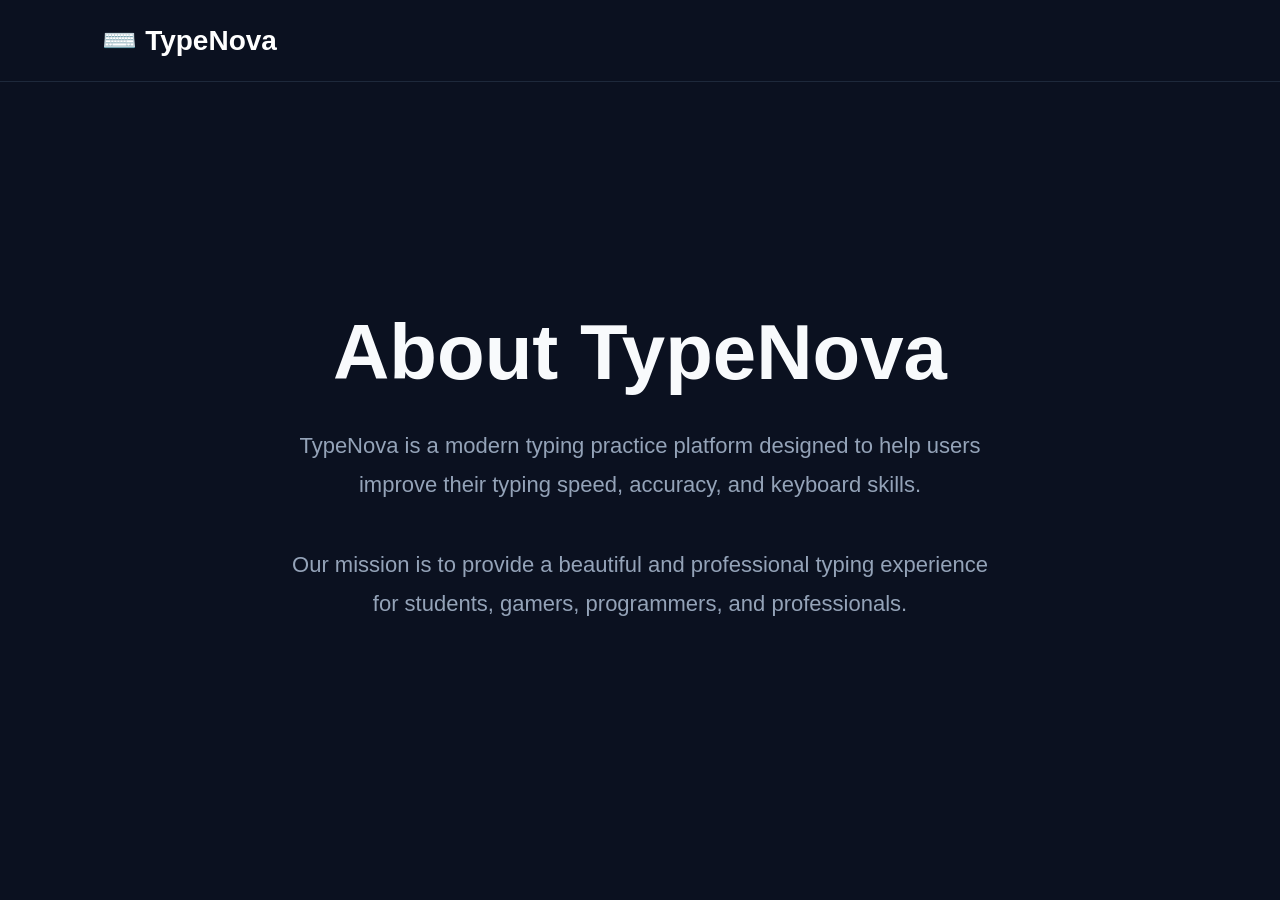
<file: about.html>
<!DOCTYPE html>
<html lang="en">
<head>
    <meta charset="UTF-8">
    <meta name="viewport" content="width=device-width, initial-scale=1.0">
    <title>About - TypeNova</title>
    <link rel="stylesheet" href="style.css">
</head>
<body>

<nav>
    <div class="logo">⌨️ TypeNova</div>
</nav>

<section class="hero">
    <h1>About TypeNova</h1>

    <p>
        TypeNova is a modern typing practice platform designed
        to help users improve their typing speed, accuracy,
        and keyboard skills.
    </p>

    <p>
        Our mission is to provide a beautiful and professional
        typing experience for students, gamers, programmers,
        and professionals.
    </p>
</section>

</body>
</html>
</file>
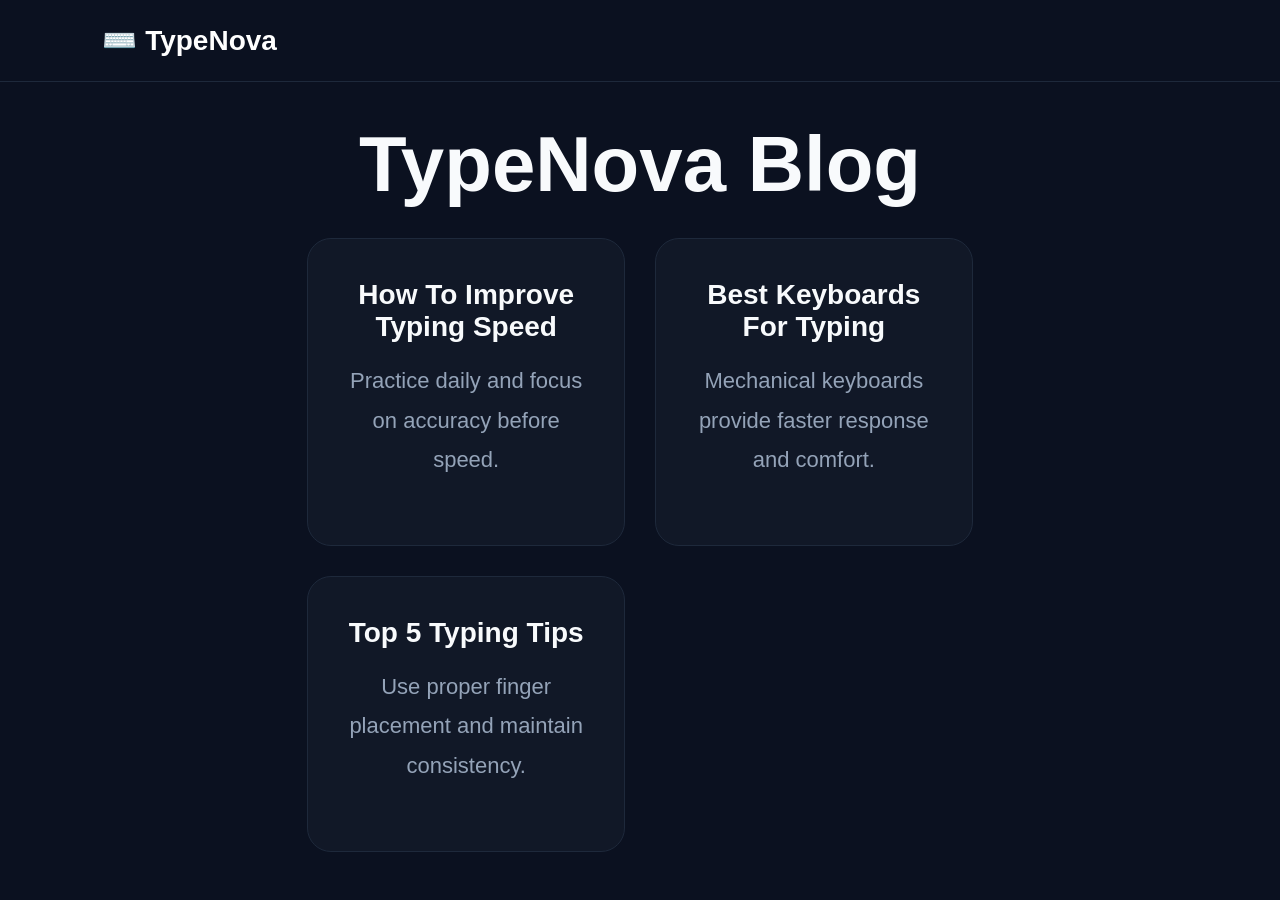
<file: blog.html>
<!DOCTYPE html>
<html lang="en">
<head>
    <meta charset="UTF-8">
    <meta name="viewport" content="width=device-width, initial-scale=1.0">
    <title>Blog - TypeNova</title>
    <link rel="stylesheet" href="style.css">
</head>
<body>

<nav>
    <div class="logo">⌨️ TypeNova</div>
</nav>

<section class="hero">
    <h1>TypeNova Blog</h1>

    <div class="feature-grid">

        <div class="card">
            <h3>How To Improve Typing Speed</h3>

            <p>
                Practice daily and focus on accuracy before speed.
            </p>
        </div>

        <div class="card">
            <h3>Best Keyboards For Typing</h3>

            <p>
                Mechanical keyboards provide faster response and comfort.
            </p>
        </div>

        <div class="card">
            <h3>Top 5 Typing Tips</h3>

            <p>
                Use proper finger placement and maintain consistency.
            </p>
        </div>

    </div>

</section>

</body>
</html>
</file>
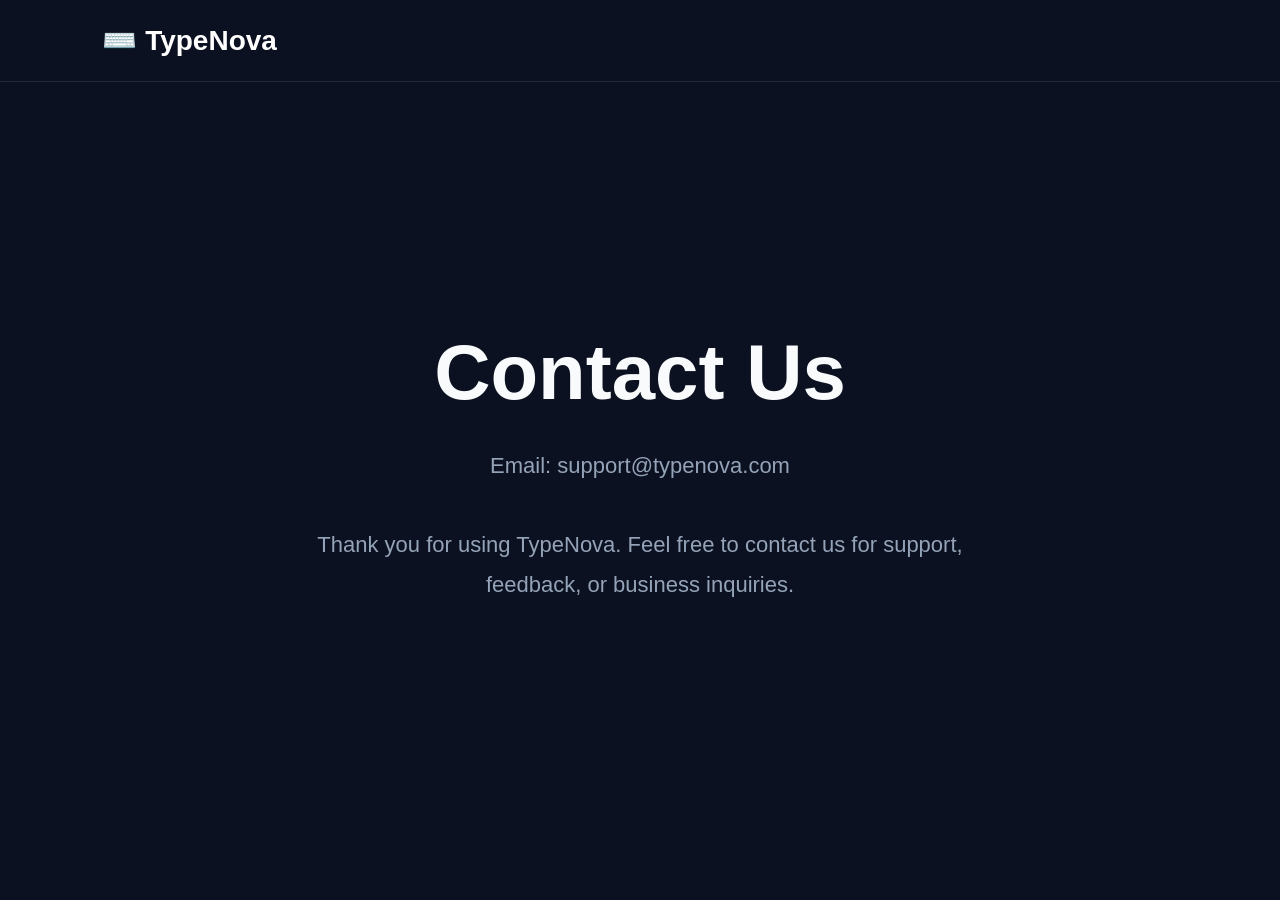
<file: contact.html>
<!DOCTYPE html>
<html lang="en">
<head>
    <meta charset="UTF-8">
    <meta name="viewport" content="width=device-width, initial-scale=1.0">
    <title>Contact - TypeNova</title>
    <link rel="stylesheet" href="style.css">
</head>
<body>

<nav>
    <div class="logo">⌨️ TypeNova</div>
</nav>

<section class="hero">
    <h1>Contact Us</h1>

    <p>Email: support@typenova.com</p>

    <p>
        Thank you for using TypeNova.
        Feel free to contact us for support,
        feedback, or business inquiries.
    </p>
</section>

</body>
</html>
</file>
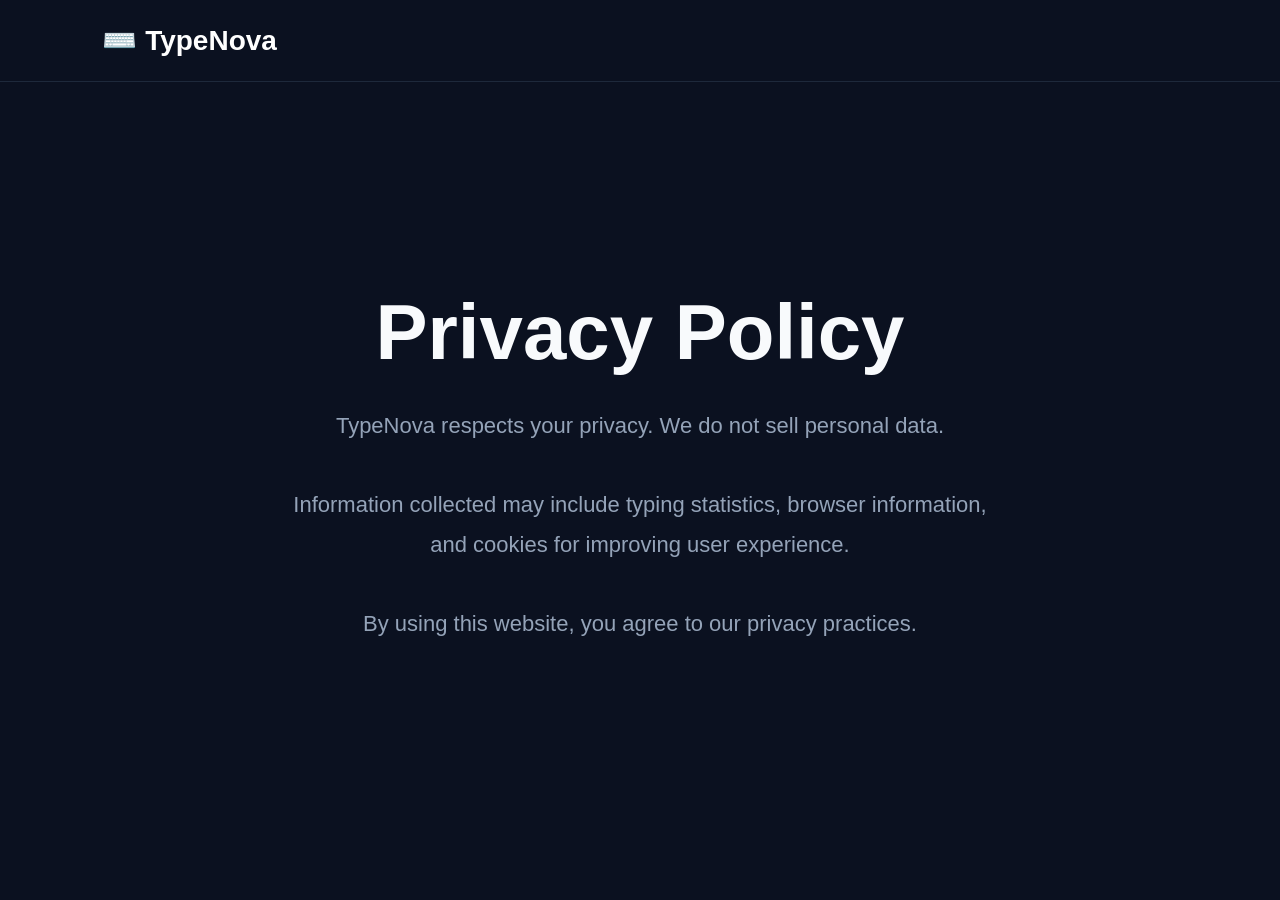
<file: privacy.html>
<!DOCTYPE html>
<html lang="en">
<head>
    <meta charset="UTF-8">
    <meta name="viewport" content="width=device-width, initial-scale=1.0">
    <title>Privacy Policy - TypeNova</title>
    <link rel="stylesheet" href="style.css">
</head>
<body>

<nav>
    <div class="logo">⌨️ TypeNova</div>
</nav>

<section class="hero">
    <h1>Privacy Policy</h1>

    <p>
        TypeNova respects your privacy.
        We do not sell personal data.
    </p>

    <p>
        Information collected may include typing statistics,
        browser information, and cookies for improving user experience.
    </p>

    <p>
        By using this website, you agree to our privacy practices.
    </p>
</section>

</body>
</html>
</file>
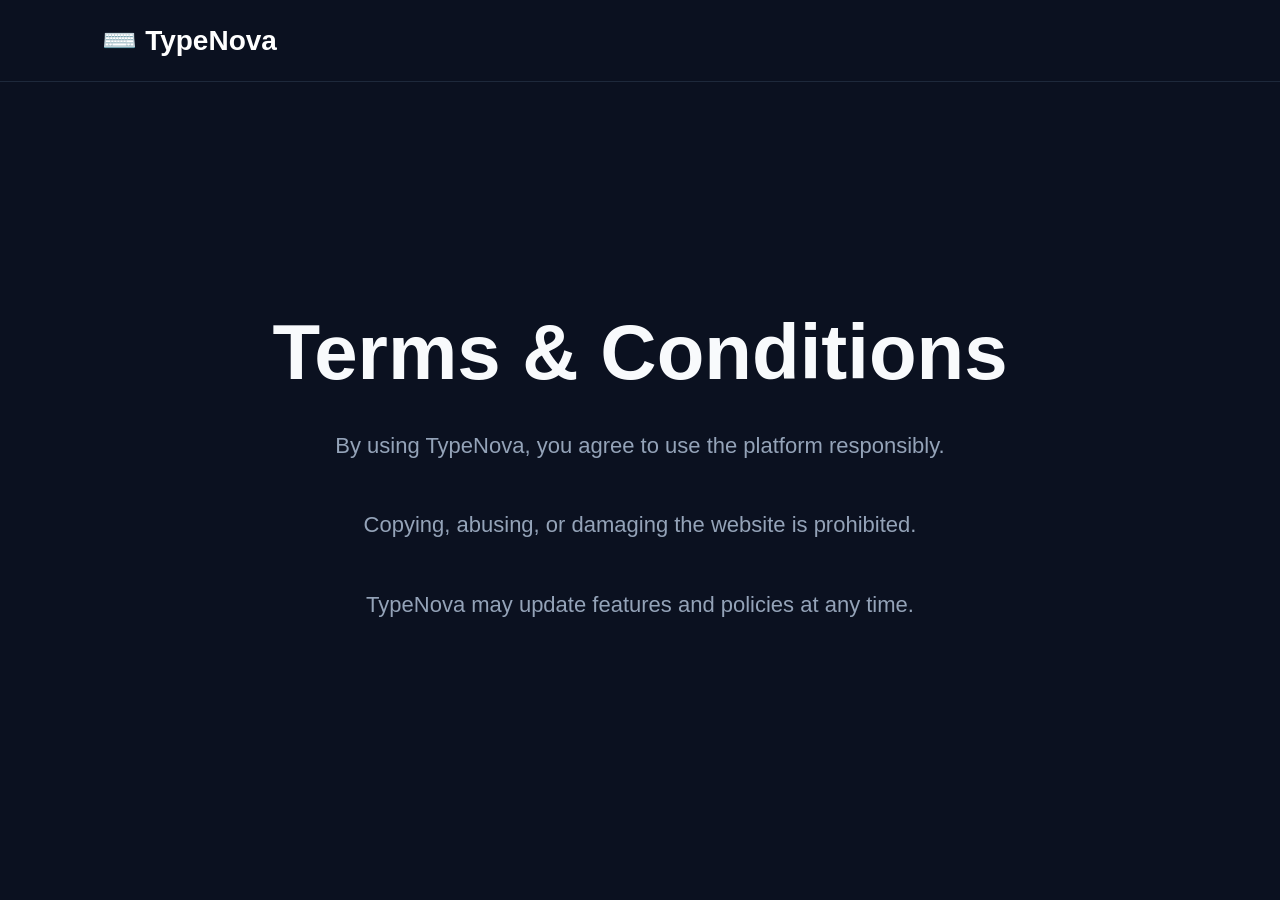
<file: terms.html>
<!DOCTYPE html>
<html lang="en">
<head>
    <meta charset="UTF-8">
    <meta name="viewport" content="width=device-width, initial-scale=1.0">
    <title>Terms & Conditions - TypeNova</title>
    <link rel="stylesheet" href="style.css">
</head>
<body>

<nav>
    <div class="logo">⌨️ TypeNova</div>
</nav>

<section class="hero">
    <h1>Terms & Conditions</h1>

    <p>
        By using TypeNova, you agree to use the platform responsibly.
    </p>

    <p>
        Copying, abusing, or damaging the website is prohibited.
    </p>

    <p>
        TypeNova may update features and policies at any time.
    </p>
</section>

</body>
</html>
</file>
<file: style.css>
*{
    margin:0;
    padding:0;
    box-sizing:border-box;
}

html{
    scroll-behavior:smooth;
}

body{
    font-family:'Inter',sans-serif;
    background:#0b1120;
    color:#f8fafc;
    overflow-x:hidden;
}

/* NAVBAR */

nav{

    display:flex;

    justify-content:space-between;

    align-items:center;

    padding:24px 8%;

    border-bottom:1px solid #1e293b;

    position:sticky;

    top:0;

    background:#0b1120;

    z-index:1000;
}

.logo{

    font-size:28px;

    font-weight:700;

    color:white;
}

nav ul{

    display:flex;

    gap:30px;

    list-style:none;
}

nav a{

    text-decoration:none;

    color:#cbd5e1;

    transition:0.3s;
}

nav a:hover{

    color:white;
}

/* MOBILE NAVBAR */

.menu-toggle{

    display:none;

    font-size:30px;

    cursor:pointer;

    color:white;
}

/* HERO */

.hero{

    min-height:90vh;

    display:flex;

    flex-direction:column;

    justify-content:center;

    align-items:center;

    text-align:center;

    padding:40px;
}

.badge{

    background:#111827;

    border:1px solid #1e293b;

    padding:10px 18px;

    border-radius:50px;

    margin-bottom:30px;

    color:#94a3b8;
}

.hero h1{

    font-size:78px;

    max-width:900px;

    line-height:1.1;

    margin-bottom:30px;
}

.hero h1 span{

    color:#60a5fa;
}

.hero p{

    max-width:700px;

    color:#94a3b8;

    font-size:22px;

    line-height:1.8;

    margin-bottom:40px;
}

.hero-btn{

    display:inline-block;

    text-decoration:none;

    background:#3b82f6;

    color:white;

    padding:16px 34px;

    border-radius:14px;

    font-weight:600;

    transition:0.3s;
}

.hero-btn:hover{

    background:#2563eb;

    transform:translateY(-2px);
}

/* SECTION TITLE */

.section-title{

    text-align:center;

    margin-bottom:60px;
}

.section-title h2{

    font-size:48px;

    margin-bottom:15px;
}

.section-title p{

    color:#94a3b8;
}

/* MAIN SECTIONS */

.test-modes,
.typing-section,
.leaderboard,
.features{

    padding:100px 8%;
}

/* GRIDS */

.mode-grid,
.feature-grid,
#leaderboard-list{

    display:grid;

    grid-template-columns:repeat(auto-fit,minmax(280px,1fr));

    gap:30px;
}

/* CARDS */

.mode-card,
.card{

    background:#111827;

    border:1px solid #1e293b;

    border-radius:24px;

    padding:40px;

    transition:0.3s;
}

.mode-card:hover,
.card:hover{

    transform:translateY(-5px);
}

.mode-card h3,
.card h3{

    margin-bottom:18px;

    font-size:28px;
}

.mode-card p,
.card p{

    color:#94a3b8;

    line-height:1.8;

    margin-bottom:25px;
}

.mode-card button,
.restart-btn{

    border:none;

    background:#3b82f6;

    color:white;

    padding:14px 26px;

    border-radius:12px;

    font-weight:600;

    cursor:pointer;

    transition:0.3s;
}

.mode-card button:hover,
.restart-btn:hover{

    background:#2563eb;
}

/* TYPING BOX */

.typing-box{

    max-width:1000px;

    margin:auto;

    background:#111827;

    border:1px solid #1e293b;

    border-radius:28px;

    padding:45px;
}

.username-input{

    width:100%;

    padding:18px;

    border:none;

    border-radius:14px;

    margin-bottom:30px;

    background:#0b1120;

    color:white;

    border:1px solid #1e293b;

    font-size:16px;
}

/* TOP BAR */

.top-bar{

    display:grid;

    grid-template-columns:repeat(auto-fit,minmax(200px,1fr));

    gap:20px;

    margin-bottom:30px;
}

.stat-box{

    background:#0b1120;

    border:1px solid #1e293b;

    padding:25px;

    border-radius:20px;
}

.stat-box span{

    color:#94a3b8;
}

.stat-box h3{

    font-size:36px;

    margin-top:10px;
}

/* PROGRESS */

.progress-container{

    width:100%;

    height:10px;

    background:#0b1120;

    border-radius:30px;

    overflow:hidden;

    margin-bottom:35px;
}

#progress-bar{

    width:0%;

    height:100%;

    background:#60a5fa;

    transition:0.2s;
}

/* QUOTE */

#quote{

    font-size:30px;

    line-height:1.9;

    margin-bottom:35px;

    color:#e2e8f0;

    transition:0.2s;
}

/* LETTER STATES */

.correct{

    color:#4ade80;

    transition:0.15s;
}

.incorrect{

    color:#f87171;

    transition:0.15s;
}

/* CURRENT CURSOR */

.current{

    position:relative;

    color:white;
}

.current::after{

    content:"";

    position:absolute;

    right:-3px;

    top:0;

    width:2px;

    height:100%;

    background:#60a5fa;

    animation:blink 1s infinite;
}

@keyframes blink{

    50%{
        opacity:0;
    }

}

/* TEXTAREA */

textarea{

    width:100%;

    height:180px;

    border:none;

    resize:none;

    outline:none;

    background:#0b1120;

    border:1px solid #1e293b;

    border-radius:20px;

    padding:25px;

    color:white;

    font-size:20px;

    line-height:1.7;

    margin-bottom:25px;
}

/* RESULT MODAL */

.result-modal{

    position:fixed;

    top:0;

    left:0;

    width:100%;

    height:100%;

    background:rgba(0,0,0,0.7);

    display:none;

    justify-content:center;

    align-items:center;

    z-index:9999;

    padding:20px;
}

.result-box{

    width:100%;

    max-width:500px;

    background:#111827;

    border:1px solid #1e293b;

    border-radius:28px;

    padding:40px;

    text-align:center;
}

.result-box h2{

    font-size:36px;

    margin-bottom:35px;
}

.result-stats{

    display:grid;

    grid-template-columns:1fr 1fr;

    gap:20px;

    margin-bottom:35px;
}

.result-card{

    background:#0b1120;

    border:1px solid #1e293b;

    border-radius:18px;

    padding:25px;
}

.result-card span{

    color:#94a3b8;
}

.result-card h3{

    font-size:36px;

    margin-top:10px;
}

.result-box button{

    border:none;

    background:#3b82f6;

    color:white;

    padding:16px 30px;

    border-radius:14px;

    font-weight:600;

    cursor:pointer;
}

/* FOOTER */

footer{

    padding:40px;

    text-align:center;

    color:#64748b;
}

/* MOBILE RESPONSIVE */

@media(max-width:900px){

    .menu-toggle{

        display:block;
    }

    nav{

        flex-wrap:wrap;
    }

    #nav-links{

        width:100%;

        display:none;

        flex-direction:column;

        gap:20px;

        margin-top:20px;

        background:#111827;

        padding:20px;

        border-radius:14px;
    }

    #nav-links.active{

        display:flex;
    }

}

@media(max-width:768px){

    .hero h1{

        font-size:48px;
    }

    .hero p{

        font-size:18px;
    }

    .section-title h2{

        font-size:38px;
    }

    #quote{

        font-size:22px;
    }

    textarea{

        font-size:18px;
    }

    .result-stats{

        grid-template-columns:1fr;
    }

}
</file>
